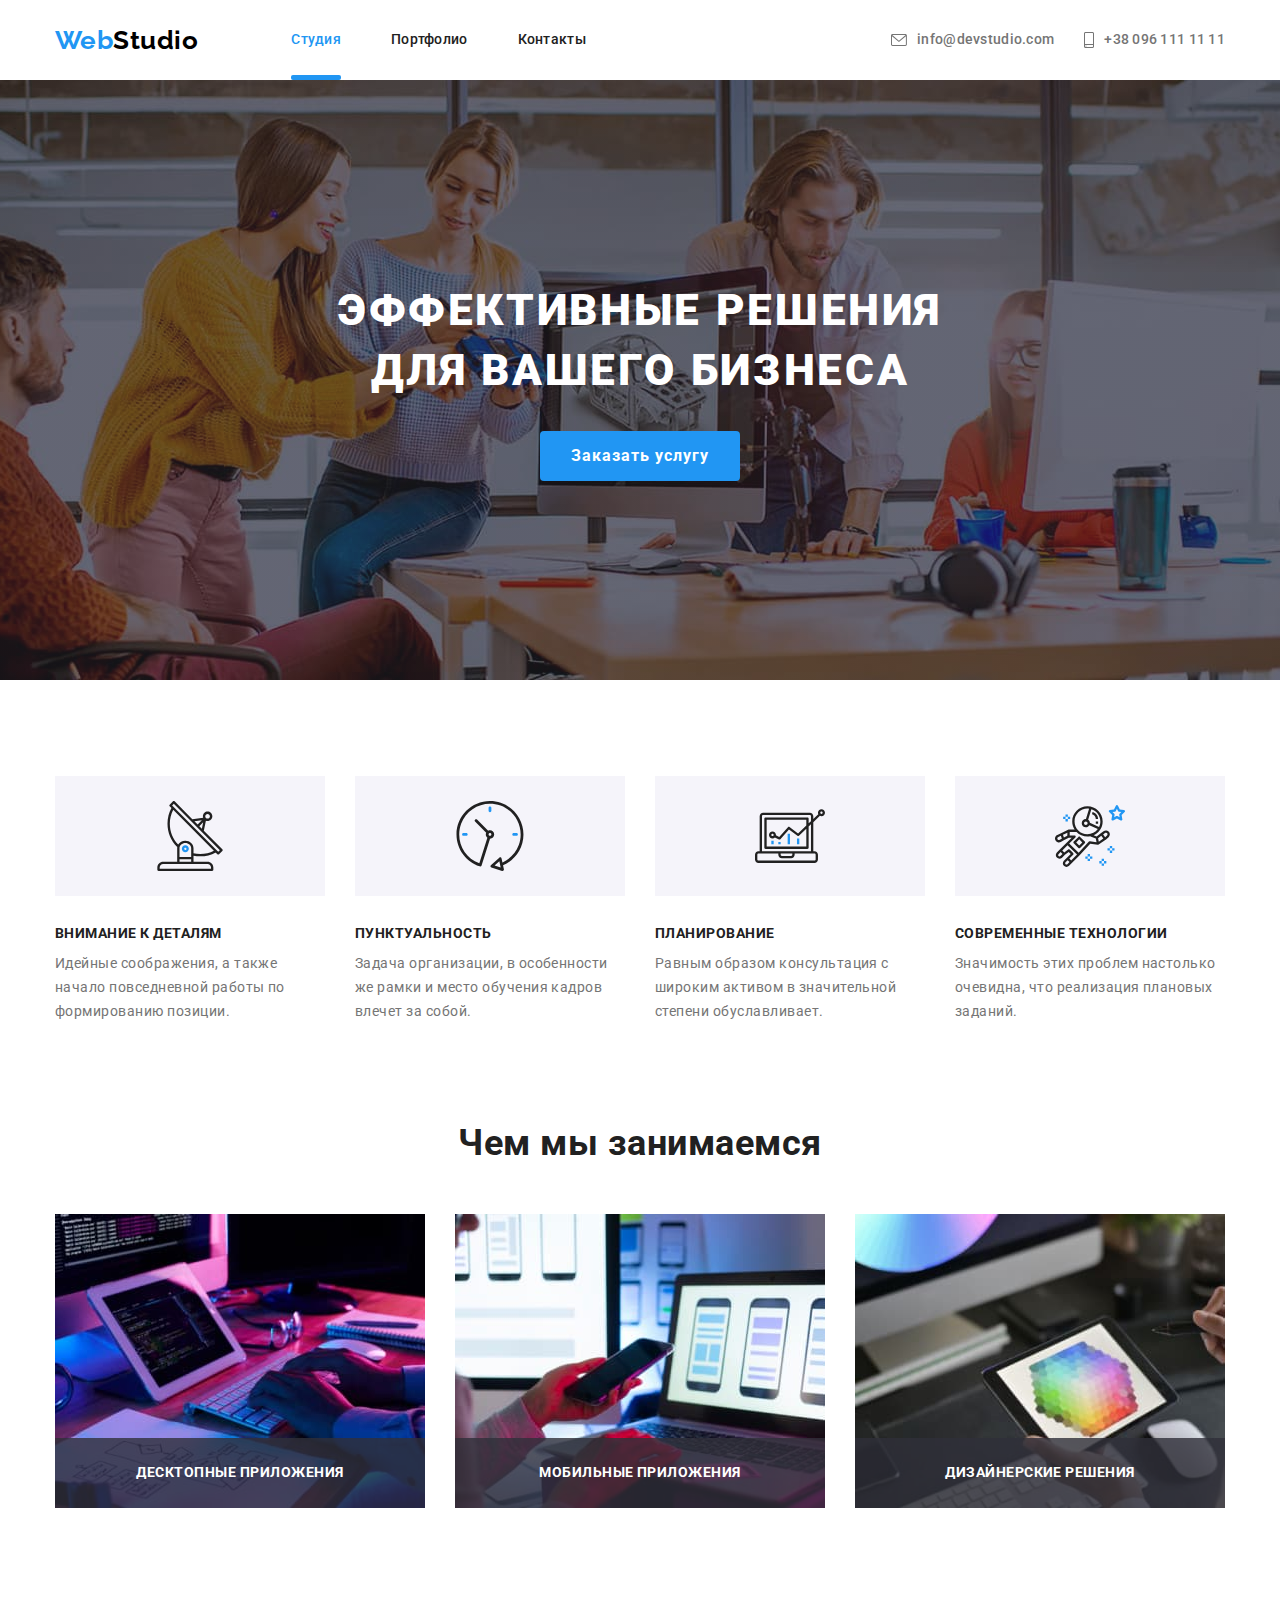
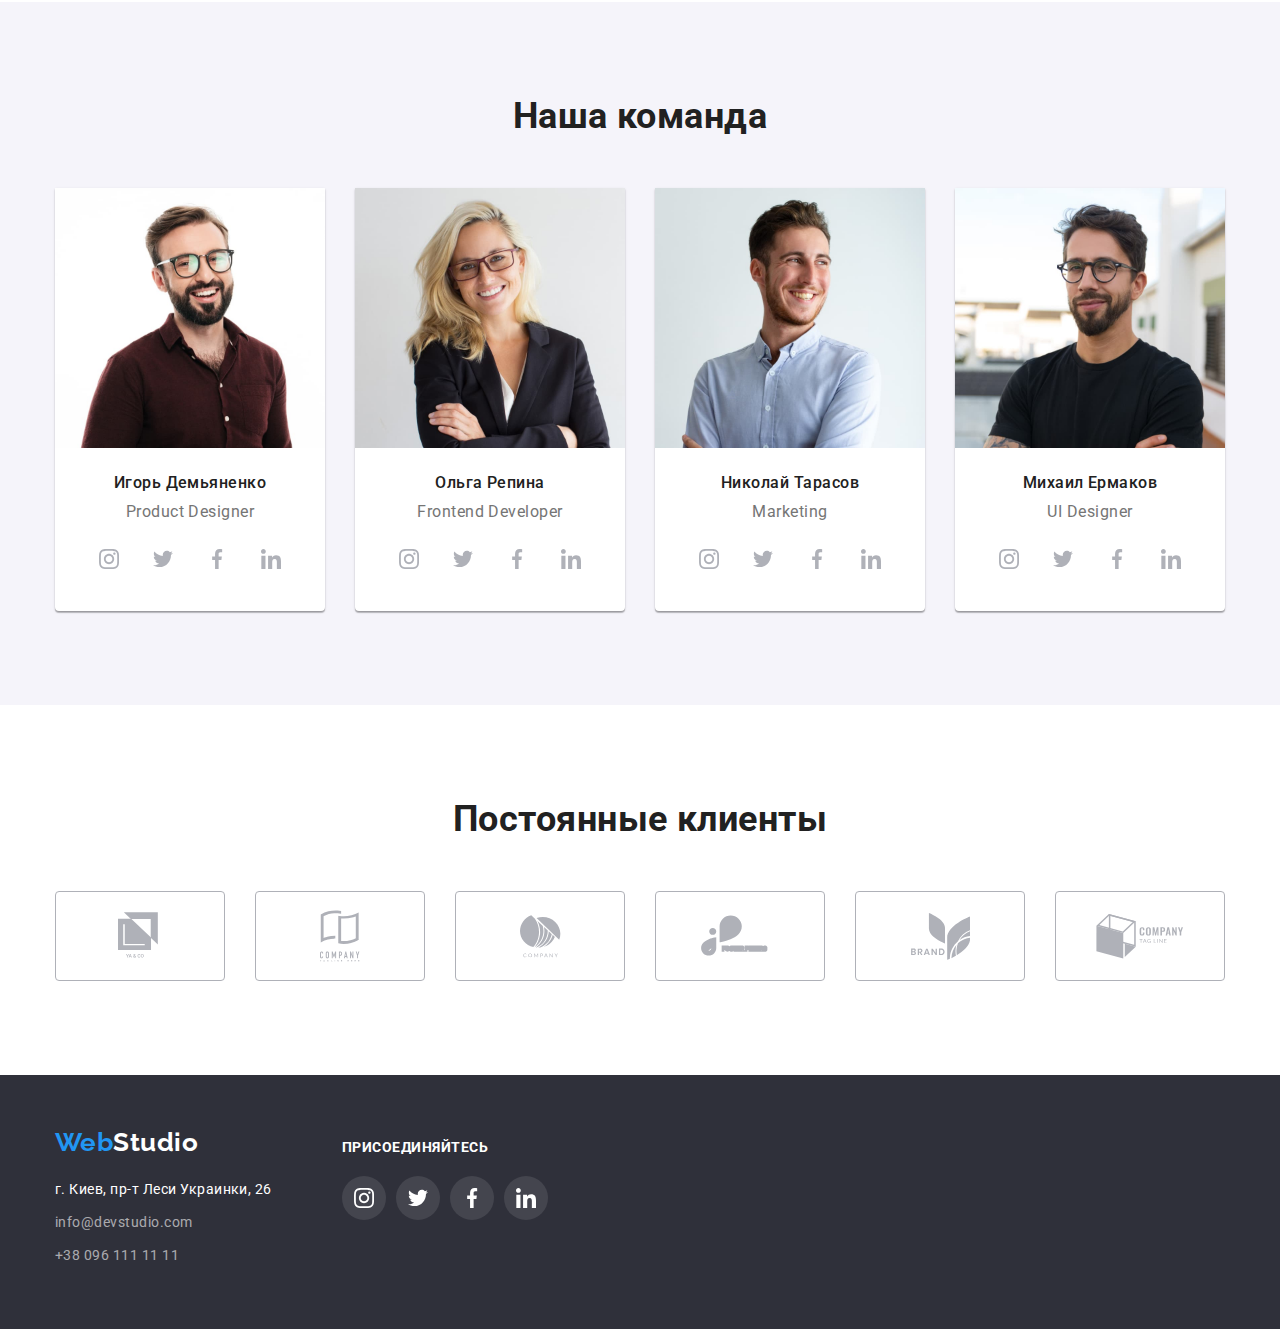
<file: index.html>
<!DOCTYPE html>
<html lang="ru">
    <head>
        <meta charset="UTF-8"/>
        <meta name="viewport" content="width=device-width, initial-scale=1.0" />
        <title>Студия</title>
        <link rel="preconnect" href="https://fonts.gstatic.com">
        <link href="https://fonts.googleapis.com/css2?family=Raleway:wght@700&family=Roboto:wght@400;500;700;900&display=swap"
            rel="stylesheet">
        <link rel="stylesheet" href="https://cdnjs.cloudflare.com/ajax/libs/modern-normalize/1.0.0/modern-normalize.min.css">
        <link rel="stylesheet" href="./css/styles.css">
    </head>
    <body>
        <!--Шапка сайта-->
<header class="page-header">
           <nav class="container main-nav">
            <a href="index.html" class="logo">
                <span class="logo-start">Web</span>Studio</a>
            <ul class="site-nav">
                <li class="site-nav-item"><a class="menu-item link current" href="index.html">Студия</a></li>
                <li class="site-nav-item"><a class="menu-item link" href="portfolio.html">Портфолио</a></li>
                <li class="site-nav-item"><a class="menu-item link" href="">Контакты</a></li>
            </ul>
        
            <ul class="contact-nav">
                <li class="contact-nav-item">
                    <a class="menu-item contacts" href="mailto:info@devstudio.com">
                        <svg class="icon-contact" width="16" height="12">
                            <use href="./images/symbol-defs.svg#icon-envelope">
                            </use>
                        </svg> 
                    info@devstudio.com</a></li>
                <li class="contact-nav-item">
                    <a class="menu-item contacts" href="tel:+380961111111">
                        <svg class="icon-contact" width="10" height="16">
                            <use href="./images/symbol-defs.svg#icon-smartphone">
                            </use>
                        </svg>
                    +38 096 111 11 11</a></li>
            </ul>
        </nav>  
</header>
<main>
        <!--Секция1 Герой-->
        <section class="hero overlay">
                <div class="hero-container">
                    <h1 class="hero-title">Эффективные решения для вашего бизнеса</h1>
                    <button data-modal-open class="button">Заказать услугу</button>
                </div>
        </section>
        <!--Секция2 Приемущества-->
        <section class="benefits">
            <div class="container">
                <h2 class="hidden" >Приемущества</h2>
                <ul class="benefits-list">
                    <li class="benefits-item">
                            <div class="benefits-phon">
                                <svg class="benefits-icon">
                                    <use href="./images/symbol-defs.svg#icon-antenna"></use>
                                </svg>
                            </div>
                                <h3 class="benefits-item-title">Внимание к деталям</h3>
                                <p class="benefits-text content-text">Идейные соображения, а также 
                                    начало повседневной работы по формированию позиции.</p>
                            
                    </li>
                    <li class="benefits-item">
                            <div class="benefits-phon">
                                <svg class="benefits-icon">
                                    <use href="./images/symbol-defs.svg#icon-clock"></use>
                                </svg>
                            </div>
                                <h3 class="benefits-item-title">Пунктуальность</h3>
                                <p class="benefits-text content-text">Задача организации, в особенности
                                же рамки и место обучения кадров влечет за собой.</p>
                    </li>
                    <li class="benefits-item">
                            <div class="benefits-phon">
                                <svg class="benefits-icon">
                                    <use href="./images/symbol-defs.svg#icon-diagram"></use>
                                </svg>
                            </div>
                                <h3 class="benefits-item-title">Планирование</h3>
                                <p class="benefits-text content-text">Равным образом консультация с 
                                    широким активом в значительной степени обуславливает.</p>
                    </li>
                    <li class="benefits-item">
                            <div class="benefits-phon">
                                <svg class="benefits-icon">
                                    <use href="./images/symbol-defs.svg#icon-astronaut"></use>
                                </svg>
                            </div>
                                <h3 class="benefits-item-title">Современные технологии</h3>
                                <p class="benefits-text content-text">Значимость этих проблем настолько
                                    очевидна, что реализация плановых заданий.</p>
                    </li>
                </ul>
            </div>
        </section>
        <!--Секция3 Чем мы занимаемся-->
        <section class="work">
            <div class="container">
                <h2 class="work-title section-title">Чем мы занимаемся</h2>
                <ul class="work-list">
                    <li class="work-item">
                        <img src="./images/img1.jpg"
                        alt="Человек набирает код на клавиатуре с планшета"
                        width="370"/>
                        <div class="work-description">
                            <h3 class="benefits-item-title work-description-text">Десктопные приложения</h3>
                        </div>
                    </li>
                    <li class="work-item"><img src="./images/img2.jpg"
                        alt="Человек работает за ноутбуком и смотрит в телефон"
                        width="370"/>
                        <div class="work-description">
                            <h3 class="benefits-item-title work-description-text">Мобильные приложения</h3>
                        </div>
                    </li>
                    <li class="work-item"><img src="./images/img3.jpg"
                        alt="Человек рассматривает в планшете цветовую палитру"
                        width="370"/>
                        <div class="work-description">
                            <h3 class="benefits-item-title work-description-text">Дизайнерские решения</h3>
                        </div>
                    </li>
                </ul>
            </div>
        </section>
        <!--Секция4 Наша команда-->
        <section class="teem">
            <div class="container">
                <h2 class="teem-title section-title">Наша команда</h2>
                <ul class="teem-list">
                    <li class="teem-item">  
                        <img src="./images/ph_IgorD.jpg" alt="Мужчина улыбается" width="270" />
                            <div class="teem-item-description">
                                <h3 class="teem-item-title title-text">Игорь Демьяненко</h3>
                                <p class="teem-item-title decription-text" lang="en">Product Designer</p>
                            </div>
                            <ul class="actions">
                                <li class="actions-item">
                                    <a class="action-link" href="">
                                        <svg class="icon-link">
                                            <use href="./images/symbol-defs.svg#icon-instagram"></use>
                                        </svg>
                                    </a>
                                </li>
                                <li class="actions-item">
                                    <a class="action-link" href="">
                                        <svg class="icon-link">
                                            <use href="./images/symbol-defs.svg#icon-twitter"></use>
                                        </svg>
                                    </a>
                                </li>
                                <li class="actions-item">
                                    <a class="action-link" href="">
                                        <svg class="icon-link">
                                            <use href="./images/symbol-defs.svg#icon-facebook"></use>
                                        </svg>
                                    </a>
                                </li>
                                <li class="actions-item">
                                    <a class="action-link" href="">
                                        <svg class="icon-link">
                                            <use href="./images/symbol-defs.svg#icon-linkedin"></use>
                                        </svg>
                                    </a>
                                </li>
                            </ul>
                    </li>
                    <li class="teem-item">
                        <img src="./images/ph_OlgaR.jpg" alt="Женщина улыбается" width="270" />
                            <div class="teem-item-description">
                                <h3 class="teem-item-title title-text">Ольга Репина</h3>
                                <p class="teem-item-title decription-text" lang="en">Frontend Developer</p>
                            </div>
                            <ul class="actions">
                                <li class="actions-item">
                                    <a class="action-link" href="">
                                        <svg class="icon-link">
                                            <use href="./images/symbol-defs.svg#icon-instagram"></use>
                                        </svg>
                                    </a>
                                </li>
                                <li class="actions-item">
                                    <a class="action-link" href="">
                                        <svg class="icon-link">
                                            <use href="./images/symbol-defs.svg#icon-twitter"></use>
                                        </svg>
                                    </a>
                                </li>
                                <li class="actions-item">
                                    <a class="action-link" href="">
                                        <svg class="icon-link">
                                            <use href="./images/symbol-defs.svg#icon-facebook"></use>
                                        </svg>
                                    </a>
                                </li>
                                <li class="actions-item">
                                    <a class="action-link" href="">
                                        <svg class="icon-link">
                                            <use href="./images/symbol-defs.svg#icon-linkedin"></use>
                                        </svg>
                                    </a>
                                </li>
                            </ul>
                    </li>
                    <li class="teem-item">
                        <img src="./images/ph_NikolayT.jpg" alt="Мужчина улыбается" width="270" />
                            <div class="teem-item-description">
                                <h3 class="teem-item-title title-text">Николай Тарасов</h3>
                                <p class="teem-item-title decription-text" lang="en">Marketing</p>
                            </div>
                            <ul class="actions">
                                <li class="actions-item">
                                    <a class="action-link" href="">
                                        <svg class="icon-link">
                                            <use href="./images/symbol-defs.svg#icon-instagram"></use>
                                        </svg>
                                    </a>
                                </li>
                                <li class="actions-item">
                                    <a class="action-link" href="">
                                        <svg class="icon-link">
                                            <use href="./images/symbol-defs.svg#icon-twitter"></use>
                                        </svg>
                                    </a>
                                </li>
                                <li class="actions-item">
                                    <a class="action-link" href="">
                                        <svg class="icon-link">
                                            <use href="./images/symbol-defs.svg#icon-facebook"></use>
                                        </svg>
                                    </a>
                                </li>
                                <li class="actions-item">
                                    <a class="action-link" href="">
                                        <svg class="icon-link">
                                            <use href="./images/symbol-defs.svg#icon-linkedin"></use>
                                        </svg>
                                    </a>
                                </li>
                            </ul>
                    </li>
                    <li class="teem-item">
                        <img src="./images/ph_MuhailE.jpg" alt="Мужчина улыбается" width="270" />
                            <div class="teem-item-description">
                                <h3 class="teem-item-title title-text">Михаил Ермаков</h3>
                                <p class="teem-item-title decription-text" lang="en">UI Designer</p>
                            </div>
                            <ul class="actions">
                                <li class="actions-item">
                                    <a class="action-link" href="">
                                        <svg class="icon-link">
                                            <use href="./images/symbol-defs.svg#icon-instagram"></use>
                                        </svg>
                                    </a>
                                </li>
                                <li class="actions-item">
                                    <a class="action-link" href="">
                                        <svg class="icon-link">
                                            <use href="./images/symbol-defs.svg#icon-twitter"></use>
                                        </svg>
                                    </a>
                                </li>
                                <li class="actions-item">
                                    <a class="action-link" href="">
                                        <svg class="icon-link">
                                            <use href="./images/symbol-defs.svg#icon-facebook"></use>
                                        </svg>
                                    </a>
                                </li>
                                <li class="actions-item">
                                    <a class="action-link" href="">
                                        <svg class="icon-link">
                                            <use href="./images/symbol-defs.svg#icon-linkedin"></use>
                                        </svg>
                                    </a>
                                </li>
                            </ul>
                    </li>
                </ul>
            </div>
        </section>

        <!--Секция 5   Клиенты-->
        <section class="clients">
            <div class="container">
                <h2 class="work-title section-title">Постоянные клиенты</h2>
                <ul class="client-list">
                    <li class="client-item">
                        <a class="client-link" href="">
                            <svg class="client-icon" width="44" height="49">
                                <use href="./images/symbol-defs.svg#icon-logo-1"></use>
                            </svg>
                        </a>
                    </li>
                    <li class="client-item">
                        <a class="client-link" href="">
                            <svg class="client-icon" width="40" height="52">
                                <use href="./images/symbol-defs.svg#icon-logo-2"></use>
                            </svg>
                        </a>
                    </li>
                    <li class="client-item">
                        <a class="client-link" href="" >
                            <svg class="client-icon" width="41" height="43">
                                <use href="./images/symbol-defs.svg#icon-logo-3"></use>
                            </svg>
                        </a>
                    </li>
                    <li class="client-item">
                        <a class="client-link" href="" >
                            <svg class="client-icon" width="80" height="42">
                                <use href="./images/symbol-defs.svg#icon-logo-4"></use>
                            </svg>
                        </a>
                    </li>
                    <li class="client-item">
                        <a class="client-link" href="" >
                            <svg class="client-icon" width="59" height="47">
                                <use href="./images/symbol-defs.svg#icon-logo-5"></use>
                            </svg>
                        </a>
                    </li>
                    <li class="client-item">
                        <a class="client-link" href="">
                            <svg class="client-icon" width="88" height="45">
                                <use href="./images/symbol-defs.svg#icon-logo-6"></use>
                            </svg>
                        </a>
                    </li>
                </ul>
            </div>
        
        </section>
</main>
      
        <footer>
            <div class="container">
                <ul class="footer-list">
                    <li class="footer-item">
                            <a href="index.html" class="logo footer-logo">
                                <span class="logo-start">Web</span>Studio</a>
                            <address><span class="footer-address content-text">
                                г. Киев, пр-т Леси Украинки, 26</span>
                                <a class="footer-contacts content-text" href="mailto:info@devstudio.com">info@devstudio.com</a>
                                <a class="footer-contacts content-text" href="tel:+380961111111">+38 096 111 11 11</a>
                            </address>
                    </li>
                    <li class="footer-item">
                            <p class="benefits-item-title footer-text">присоединяйтесь</p>
                            <ul class="footer-actions actions">
                                <li class="footer-actions-item actions-item">
                                    <a class=" footer-link action-link" href="">
                                        <svg class="icon-link">
                                            <use href="./images/symbol-defs.svg#icon-instagram"></use>
                                        </svg>
                                    </a>
                                </li>
                                <li class="footer-actions-item actions-item">
                                    <a class="footer-link action-link" href="">
                                        <svg class="icon-link">
                                            <use href="./images/symbol-defs.svg#icon-twitter"></use>
                                        </svg>
                                    </a>
                                </li>
                                <li class="footer-actions-item actions-item">
                                    <a class="footer-link action-link" href="">
                                        <svg class="icon-link">
                                            <use href="./images/symbol-defs.svg#icon-facebook"></use>
                                        </svg>
                                    </a>
                                </li>
                                <li class="footer-actions-item actions-item">
                                    <a class="footer-link action-link" href="">
                                        <svg class="icon-link">
                                            <use href="./images/symbol-defs.svg#icon-linkedin"></use>
                                        </svg>
                                    </a>
                                </li>
                            </ul>

                    </li>
                </ul>
            </div>
        </footer>

        <!--Модальное окно-->

        <div data-modal class="backdrop is-hidden">
            <div class="modal">
                <button data-modal-close class="close">
                    <svg class="icon-close">
                        <use href="./images/symbol-defs.svg#icon-modal-close"></use>
                    </svg>
                </button>

            </div>
        </div>

        <script src="./js/modal.js"></script>
    </body>
</html>
</file>
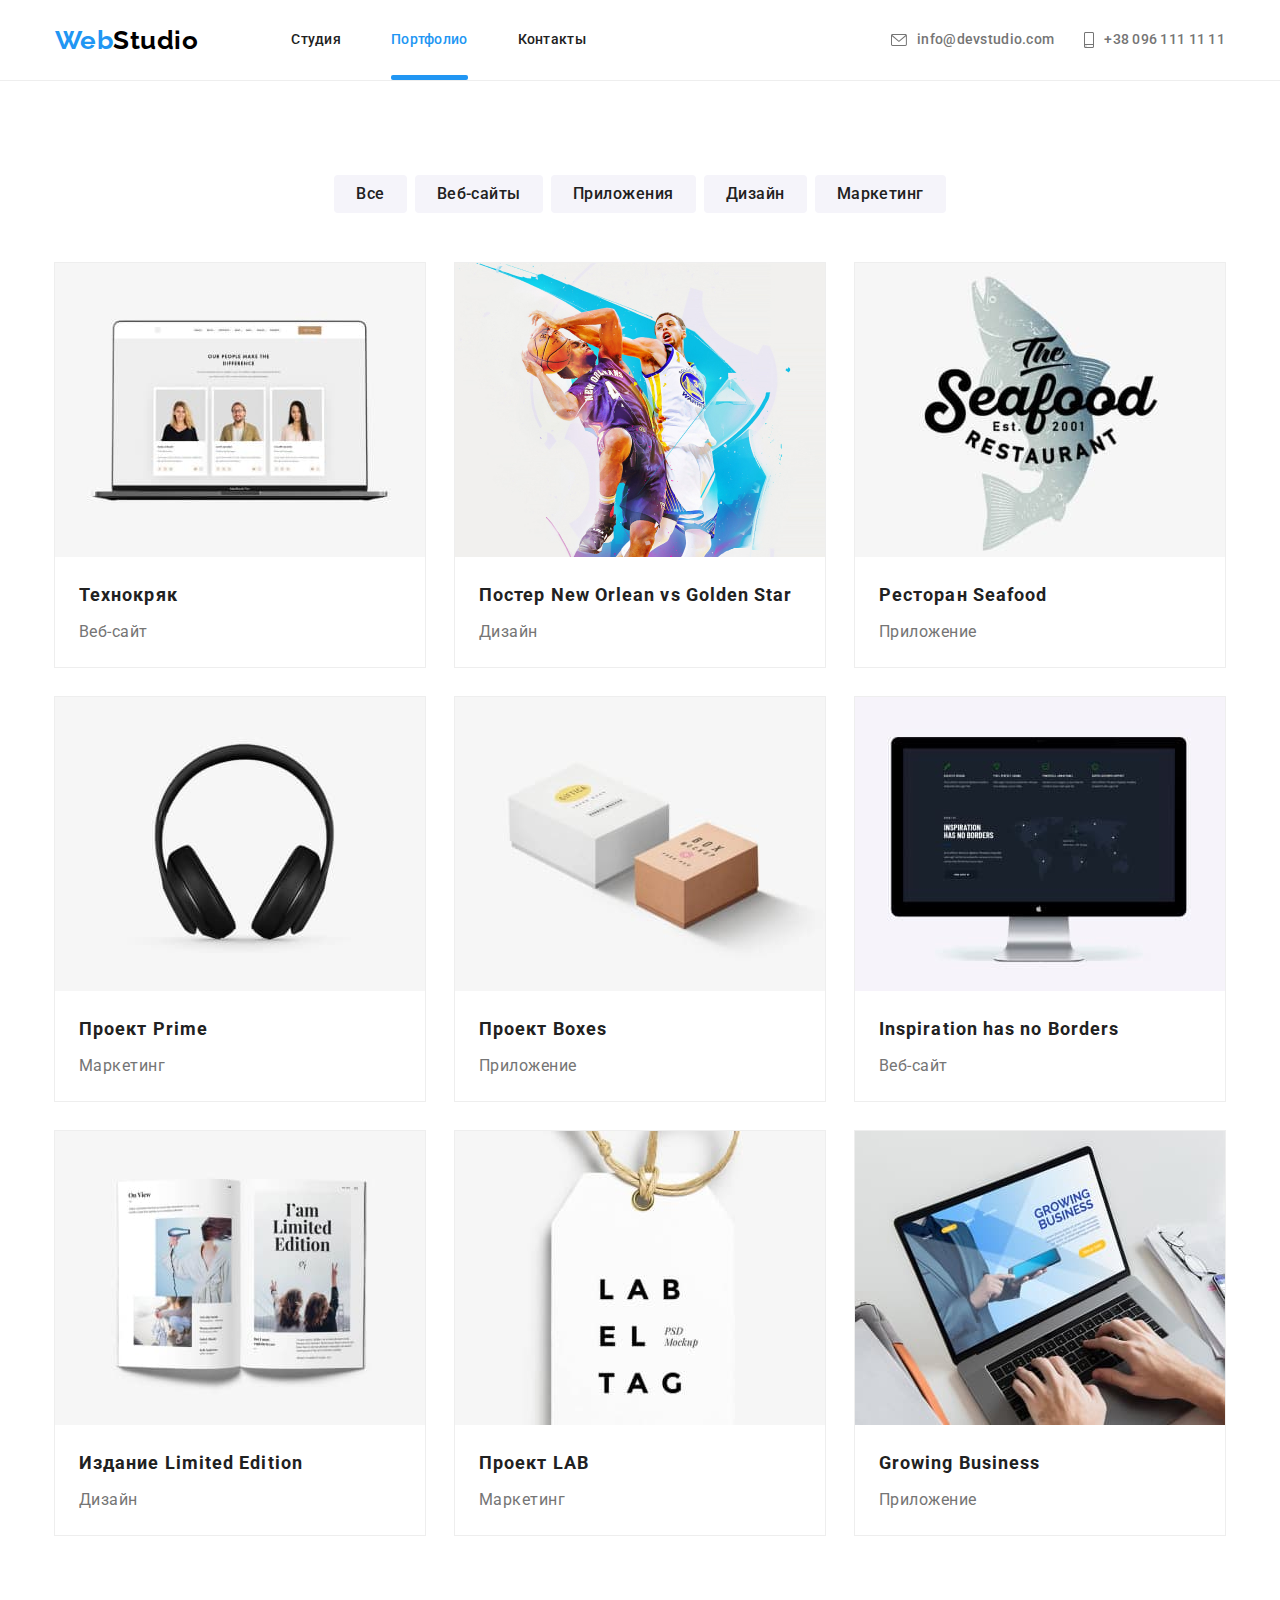
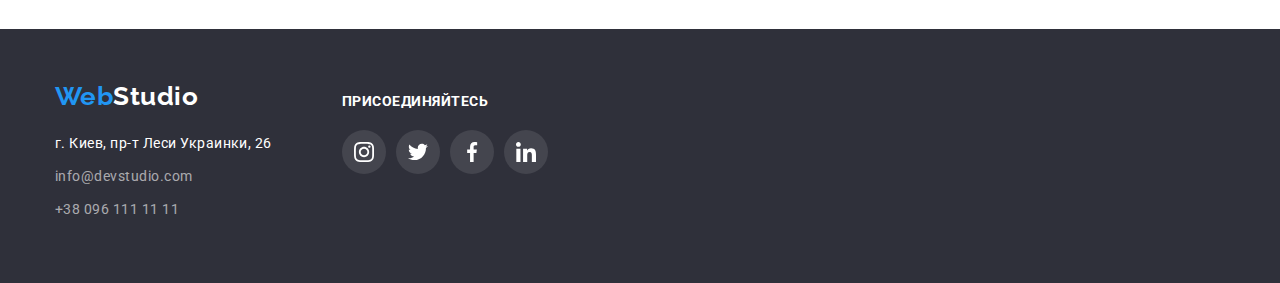
<file: portfolio.html>
<!DOCTYPE html>
<html lang="ru">
    <head>
        <meta charset="UTF-8" />
        <meta name="viewport" content="width=device-width, initial-scale=1.0" />
        <title>Портфолио</title>
        <link rel="preconnect" href="https://fonts.gstatic.com">
        <link href="https://fonts.googleapis.com/css2?family=Raleway:wght@700&family=Roboto:wght@400;500;700;900&display=swap"
              rel="stylesheet">
        <link rel="stylesheet" href="https://cdnjs.cloudflare.com/ajax/libs/modern-normalize/1.0.0/modern-normalize.min.css">
        <link rel="stylesheet" href="./css/styles.css">

    </head>
    <body>
        <!--Шапка сайта-->
<header class="page-header portfolio-header">
    <nav class="container main-nav">
        <a href="index.html" class="logo">
            <span class="logo-start">Web</span>Studio</a>
        <ul class="site-nav">
            <li class="site-nav-item"><a class="menu-item link" href="index.html">Студия</a></li>
            <li class="site-nav-item"><a class="menu-item link current" href="portfolio.html">Портфолио</a></li>
            <li class="site-nav-item"><a class="menu-item link" href="">Контакты</a></li>
        </ul>

        <ul class="contact-nav">
            <li class="contact-nav-item">
                <a class="menu-item contacts" href="mailto:info@devstudio.com">
                    <svg class="icon-contact" width="16" height="12">
                        <use href="./images/symbol-defs.svg#icon-envelope">
                        </use>
                    </svg>
                    info@devstudio.com</a>
            </li>
            <li class="contact-nav-item">
                <a class="menu-item contacts" href="tel:+380961111111">
                    <svg class="icon-contact" width="10" height="16">
                        <use href="./images/symbol-defs.svg#icon-smartphone">
                        </use>
                    </svg>
                    +38 096 111 11 11</a>
            </li>
        </ul>
    </nav>
</header>
<main>
        <!--Секция Портфолио работ-->
        <section class="portfolio">  
            <div class="container">
                <h1 class="hidden">Портфолио работ</h1>            
                <ul class="filter-list">
                    <li class="filter-item"><button class="filter-button" type="button">Все</button></li>
                    <li class="filter-item"><button class="filter-button" type="button">Веб-сайты</button></li>
                    <li class="filter-item"><button class="filter-button" type="button">Приложения</button></li>
                    <li class="filter-item"><button class="filter-button" type="button">Дизайн</button></li>
                    <li class="filter-item"><button class="filter-button" type="button">Маркетинг</button></li>
                </ul>
                    
                <h2 class="hidden">Фото работ</h2>
                <ul class="portfolio-list">
                    <li class="portfolio-item">
                        <a class="portfolio-link" href="">
                            <div class="portfolio-photo">
                                <img src="./images/tekhnokryak.jpg" alt="На ноутбуке открыт сайт с 
                                тремя фотографиями людей" width="370">
                                    <div class="portfolio-overlay">
                                        <p class="portfolio-overlay-text">
                                            Технокряк это современная площадка распространения коронавируса.
                                            Компании используют эту платформу для цифрового
                                            шпионажа и атак на защищённые сервера конкурентов.
                                        </p>
                                    </div>
                            </div>
                            <div class="portfolio-photo-description">
                                <h3 class="portfolio-item-title">Технокряк</h3>
                                <p class="portfolio-item-text">Веб-сайт</p>
                            </div>
                        </a>
                    </li>
                    <li class="portfolio-item">
                        <a class="portfolio-link" href="">
                            <div class="portfolio-photo">
                                <img src="./images/NewOrlean.jpg" alt="Двое мужчин играют в 
                                баскетбол" width="370">
                                    <div class="portfolio-overlay">
                                        <p class="portfolio-overlay-text">
                                            Технокряк это современная площадка распространения коронавируса.
                                            Компании используют эту платформу для цифрового
                                            шпионажа и атак на защищённые сервера конкурентов.
                                        </p>
                                    </div>
                            </div>
                            <div class="portfolio-photo-description">
                                <h3 class="portfolio-item-title">Постер New Orlean vs Golden Star</h3>
                                <p class="portfolio-item-text">Дизайн</p>
                            </div>
                        </a>
                    </li>
                    <li class="portfolio-item">
                        <a class="portfolio-link" href="">
                            <div class="portfolio-photo">
                                <img src="./images/seafood.jpg" alt="Логотип ресторана на 
                                фоне рыбы" width="370">
                                    <div class="portfolio-overlay">
                                        <p class="portfolio-overlay-text">
                                            Технокряк это современная площадка распространения коронавируса.
                                            Компании используют эту платформу для цифрового
                                            шпионажа и атак на защищённые сервера конкурентов.
                                        </p>
                                    </div>
                            </div>
                            <div class="portfolio-photo-description">
                                <h3 class="portfolio-item-title">Ресторан Seafood</h3>
                                <p class="portfolio-item-text">Приложение</p>
                            </div>
                        </a>
                    </li>
                    <li class="portfolio-item">
                        <a class="portfolio-link" href="">
                            <div class="portfolio-photo">
                                <img src="./images/prime.jpg" alt="Накладные беспроводные наушники" 
                                width="370">
                                    <div class="portfolio-overlay">
                                        <p class="portfolio-overlay-text">
                                            Технокряк это современная площадка распространения коронавируса.
                                            Компании используют эту платформу для цифрового
                                            шпионажа и атак на защищённые сервера конкурентов.
                                        </p>
                                    </div>
                            </div>
                            <div class="portfolio-photo-description">
                                <h3 class="portfolio-item-title">Проект Prime</h3>
                                <p class="portfolio-item-text">Маркетинг</p>
                            </div>
                        </a>
                    </li>
                    <li class="portfolio-item">
                        <a class="portfolio-link" href="">
                            <div class="portfolio-photo">
                                <img src="./images/boxes.jpg" alt="Две коробки, белая и меньшего 
                                размера бежевая" width="370">
                                    <div class="portfolio-overlay">
                                        <p class="portfolio-overlay-text">
                                            Технокряк это современная площадка распространения коронавируса.
                                            Компании используют эту платформу для цифрового
                                            шпионажа и атак на защищённые сервера конкурентов.
                                        </p>
                                    </div>
                            </div>
                            <div class="portfolio-photo-description">
                                <h3 class="portfolio-item-title">Проект Boxes</h3>
                                <p class="portfolio-item-text">Приложение</p>
                            </div>
                        </a>
                    </li>
                    <li class="portfolio-item">
                        <a class="portfolio-link" href="">
                            <div class="portfolio-photo">
                                <img src="./images/inspiration.jpg" alt="На мониторе apple в темном
                                стиле карта мира и навигация" width="370">
                                    <div class="portfolio-overlay">
                                        <p class="portfolio-overlay-text">
                                            Технокряк это современная площадка распространения коронавируса.
                                            Компании используют эту платформу для цифрового
                                            шпионажа и атак на защищённые сервера конкурентов.
                                        </p>
                                    </div>
                            </div>
                            <div class="portfolio-photo-description">
                                <h3 class="portfolio-item-title">Inspiration has no Borders</h3>
                                <p class="portfolio-item-text">Веб-сайт</p>
                            </div>
                        </a>
                    </li>
                    <li class="portfolio-item">
                        <a class="portfolio-link" href="">
                            <div class="portfolio-photo">
                                <img src="./images/limitedEd.jpg" alt="Разворот журнала с 
                                фотографиями" width="370">
                                    <div class="portfolio-overlay">
                                        <p class="portfolio-overlay-text">
                                            Технокряк это современная площадка распространения коронавируса.
                                            Компании используют эту платформу для цифрового
                                            шпионажа и атак на защищённые сервера конкурентов.
                                        </p>
                                    </div>
                            </div>
                            <div class="portfolio-photo-description">
                                <h3 class="portfolio-item-title">Издание Limited Edition</h3>
                                <p class="portfolio-item-text">Дизайн</p>
                            </div>
                        </a>
                    </li>
                    <li class="portfolio-item">
                        <a class="portfolio-link" href="">
                            <div class="portfolio-photo">
                                <img src="./images/lab.jpg" alt="Белая бирка с надписью"
                                width="370">
                                    <div class="portfolio-overlay">
                                        <p class="portfolio-overlay-text">
                                            Технокряк это современная площадка распространения коронавируса.
                                            Компании используют эту платформу для цифрового
                                            шпионажа и атак на защищённые сервера конкурентов.
                                        </p>
                                    </div>
                            </div>
                            <div class="portfolio-photo-description">
                                <h3 class="portfolio-item-title">Проект LAB</h3>
                                <p class="portfolio-item-text">Маркетинг</p>
                            </div>
                        </a>
                    </li>
                    <li class="portfolio-item">
                        <a class="portfolio-link" href="">
                            <div class="portfolio-photo">
                                <img src="./images/growingB.jpg" alt="Человек открыл сайт 
                                на ноутбуке" width="370">
                                    <div class="portfolio-overlay">
                                        <p class="portfolio-overlay-text">
                                            Технокряк это современная площадка распространения коронавируса.
                                            Компании используют эту платформу для цифрового
                                            шпионажа и атак на защищённые сервера конкурентов.
                                        </p>
                                    </div>
                            </div>
                            <div class="portfolio-photo-description">
                                <h3 class="portfolio-item-title">Growing Business</h3>
                                <p class="portfolio-item-text">Приложение</p>
                            </div>
                        </a>
                    </li>
                </ul>
            </div>
        </section>

</main>
    <footer>
        <div class="container">
            <ul class="footer-list">
                <li class="footer-item">
                    <a href="index.html" class="logo footer-logo">
                        <span class="logo-start">Web</span>Studio</a>
                    <address><span class="footer-address content-text">
                            г. Киев, пр-т Леси Украинки, 26</span>
                        <a class="footer-contacts content-text" href="mailto:info@devstudio.com">info@devstudio.com</a>
                        <a class="footer-contacts content-text" href="tel:+380961111111">+38 096 111 11 11</a>
                    </address>
                </li>
                <li class="footer-item">
                    <p class="benefits-item-title footer-text">присоединяйтесь</p>
                    <ul class="footer-actions actions">
                        <li class="footer-actions-item actions-item">
                            <a class=" footer-link action-link" href="">
                                <svg class="icon-link">
                                    <use href="./images/symbol-defs.svg#icon-instagram"></use>
                                </svg>
                            </a>
                        </li>
                        <li class="footer-actions-item actions-item">
                            <a class="footer-link action-link" href="">
                                <svg class="icon-link">
                                    <use href="./images/symbol-defs.svg#icon-twitter"></use>
                                </svg>
                            </a>
                        </li>
                        <li class="footer-actions-item actions-item">
                            <a class="footer-link action-link" href="">
                                <svg class="icon-link">
                                    <use href="./images/symbol-defs.svg#icon-facebook"></use>
                                </svg>
                            </a>
                        </li>
                        <li class="footer-actions-item actions-item">
                            <a class="footer-link action-link" href="">
                                <svg class="icon-link">
                                    <use href="./images/symbol-defs.svg#icon-linkedin"></use>
                                </svg>
                            </a>
                        </li>
                    </ul>
    
                </li>
            </ul>
        </div>
    </footer>

    </body>
</html>
</file>
<file: css/styles.css>
:root {
  --primary-text-color: #757575;
  --title-text-color: #212121;
  --accent-color: #2196f3;

  --primary-white-color: #ffffff;
  --light-background-color: #f5f4fa;
  --hero-background-color: #c4c4c4;
  --dark-background-color: #2f303a;

  --icons-color: #afb1b8;

  --portfolio-list-gap: 30px;
}

body {
  background-color: var(--primary-white-color);
  color: var(--primary-text-color);
  font-family: 'Roboto', sans-serif;
  font-style: normal;
  letter-spacing: 0.03em;
}

ul {
  list-style: none;

  margin-top: 0;
  margin-bottom: 0;
  padding-left: 0;
}
a {
  text-decoration: none;
}
h1,
h2,
h3,
p {
  margin-top: 0;
  margin-bottom: 0;
}

img {
  display: block;
  min-width: 100%;
  height: auto;
}

.container {
  margin-left: auto;
  margin-right: auto;
  padding: 0 15px;
  width: 1200px;
}

/* навигация по сайту*/

.main-nav {
  display: flex;
  align-items: center;
}

.logo {
  font-family: 'Raleway', sans-serif;
  font-style: normal;
  font-weight: 700;
  font-size: 26px;
  line-height: 1.19;
  color: #000000;
}
.logo-start {
  color: var(--accent-color);
}
.menu-item {
  font-weight: 500;
  font-size: 14px;
  line-height: 1.14;
  letter-spacing: 0.02em;
}

.site-nav,
.contact-nav {
  display: flex;
}
.site-nav {
  margin-left: 93px;
}
.contact-nav {
  margin-left: auto;
}

.site-nav .site-nav-item:not(:last-child) {
  margin-right: 50px;
}
.contact-nav .contact-nav-item:not(:last-child) {
  margin-right: 30px;
}

.site-nav .link {
  display: block;
  padding-top: 32px;
  padding-bottom: 32px;
  position: relative;

  color: var(--title-text-color);

  transition-property: color;
  transition-duration: 250ms;
  transition-timing-function: cubic-bezier(0.4, 0, 0.2, 1);
}

.site-nav .link::after {
  content: '';
  position: absolute;
  bottom: 0;
  left: 0;
  display: block;
  width: 100%;
  height: 5px;
  border-radius: 2px;
  background-color: var(--accent-color);
  opacity: 0;

  transition-property: opacity;
  transition-duration: 250ms;
  transition-timing-function: cubic-bezier(0.4, 0, 0.2, 1);
}

.site-nav .current::after,
.site-nav .link:hover::after {
  opacity: 1;
}

.site-nav .link:hover,
.site-nav .link:focus {
  color: var(--accent-color);
}
.site-nav .link.current {
  color: var(--accent-color);
}
.contacts {
  display: flex;
  align-items: center;
  padding-top: 20px;
  padding-bottom: 20px;

  color: var(--primary-text-color);

  transition-property: color;
  transition-duration: 250ms;
  transition-timing-function: cubic-bezier(0.4, 0, 0.2, 1);
}
.contacts:hover,
.contacts:focus {
  color: var(--accent-color);
}

.icon-contact {
  fill: currentColor;
  margin-right: 10px;
}

/* Секция1 Герой*/
.hero {
  padding-top: 201px;
  padding-bottom: 201px;
  background-color: var(--hero-background-color);
}

.overlay {
  max-width: 1600px;
  height: 600px;
  margin-left: auto;
  margin-right: auto;

  background-image: linear-gradient(
      to right,
      rgba(47, 48, 58, 0.4),
      rgba(47, 48, 58, 0.4)
    ),
    url(../images/Img_hero.jpg);
  background-position: center;
  background-repeat: no-repeat;
  background-size: cover;
}

.hero-title {
  font-weight: 900;
  font-size: 44px;
  line-height: 1.36;
  text-align: center;
  letter-spacing: 0.06em;
  text-transform: uppercase;

  margin-bottom: 30px;
  color: var(--primary-white-color);
}
.hero-container {
  width: 696px;
  margin-left: auto;
  margin-right: auto;
}

.button {
  display: flex;
  margin-left: auto;
  margin-right: auto;

  width: 200px;
  height: 50px;
  align-items: center;
  justify-content: center;
  font-family: 'Roboto', sans-serif;
  font-weight: 700;
  font-size: 16px;
  line-height: 1.88;
  text-align: center;
  letter-spacing: 0.06em;

  cursor: pointer;
  border: none;
  outline: transparent;
  border-radius: 4px;
  background-color: var(--accent-color);
  color: var(--primary-white-color);
}

/* секция приемущества*/

.benefits {
  padding-top: 94px;
  padding-bottom: 47px;
}
.benefits-list {
  display: flex;
  flex-wrap: wrap;
  padding-top: 2px;
  padding-bottom: 5px;
}

.hidden {
  position: absolute;
  clip: rect(0 0 0 0);
  width: 1px;
  height: 1px;
  margin: -1px;
}

.benefits-item-title {
  font-weight: 700;
  font-size: 14px;
  line-height: 1.14;
  text-transform: uppercase;

  margin-top: 30px;
  margin-bottom: 10px;
  color: var(--title-text-color);
}

.benefits-list .benefits-item:not(:last-child) {
  margin-right: 30px;
}

.benefits-item {
  width: 270px;
}

.content-text {
  font-weight: 400;
  font-size: 14px;
  line-height: 1.71;
}

.benefits-phon {
  display: flex;
  align-items: center;
  justify-content: center;
  height: 120px;

  background-color: var(--light-background-color);
}

.benefits-icon {
  width: 70px;
  height: 70px;
}
/*               картинки с использованием before  
                            .benefits-item::before {
                              content: '';
                              display: block;
                              height: 120px;

                              background-position: center;
                              background-repeat: no-repeat;
                              background-color: var(--light-background-color);
                            }

                            .icon-antenna::before {
                              background-image: url(../images/antenna.png);
                            }
                            .icon-clock::before {
                              background-image: url(../images/clock.png);
                            }
                            .icon-diagram::before {
                              background-image: url(../images/diagram.png);
                            }
                            .icon-astronaut::before {
                              background-image: url(../images/astronaut.png);
                            }  */

/* Чем мы занимаемся*/

.work {
  padding-top: 47px;
  padding-bottom: 94px;
}
.work-title {
  margin-bottom: 50px;
}

.section-title {
  font-weight: 700;
  font-size: 36px;
  line-height: 1.16;
  text-align: center;
  color: var(--title-text-color);
}

.work-list {
  display: flex;
}
.work-item {
  width: 370px;
  position: relative;
}
.work-list .work-item:not(:last-child) {
  margin-right: 30px;
}

.work-description {
  padding: 27px 10px;
  width: 100%;
  height: 70px;
  position: absolute;
  bottom: 0;
  background: rgba(47, 48, 58, 0.8);
}
.work-description-text {
  margin: 0;
  text-align: center;
  color: var(--primary-white-color);
}

/* Наша команда */
.teem {
  padding-top: 94px;
  padding-bottom: 94px;
  background-color: var(--light-background-color);
}
.teem-title {
  padding-bottom: 50px;
}
.teem-list {
  display: flex;
}

.teem-item-description {
  padding-top: 25px;
  padding-bottom: 16px;
  padding-right: 10px;
  padding-left: 10px;
}

.teem-item {
  background: #ffffff;

  box-shadow: 0px 1px 3px rgba(0, 0, 0, 0.12), 0px 1px 1px rgba(0, 0, 0, 0.14),
    0px 2px 1px rgba(0, 0, 0, 0.2);
  border-radius: 0px 0px 4px 4px;
}

.teem-list .teem-item:not(:last-child) {
  margin-right: 30px;
}

.teem-item-title {
  font-size: 16px;
  line-height: 1.19;
}

.title-text {
  text-align: center;

  font-weight: 500;
  color: var(--title-text-color);
  margin-bottom: 10px;
}

.decription-text {
  text-align: center;
  font-weight: 400;
}

.actions {
  display: flex;
  padding-left: 32px;
  padding-right: 32px;
  padding-bottom: 30px;
  justify-content: space-between;
}

.actions-item {
  display: flex;
  align-items: center;
  justify-content: center;
}
.action-link {
  display: inline-flex;
  padding: 12px;
  border-radius: 50%;
  color: var(--icons-color);

  transition-property: color, background-color;
  transition-duration: 250ms;
  transition-timing-function: cubic-bezier(0.4, 0, 0.2, 1);
}

.action-link:hover,
.action-link:focus {
  color: var(--primary-white-color);
  background-color: var(--accent-color);
}

.icon-link:hover,
.icon-link:focus {
  fill: currentColor;
}

.icon-link {
  width: 20px;
  height: 20px;
  fill: currentColor;
}

/*Секция 5   Клиенты*/

.clients {
  padding-top: 94px;
  padding-bottom: 94px;
}
.client-link {
  display: flex;
  justify-content: center;
  align-items: center;
  width: 170px;
  height: 90px;

  border: 1px solid var(--icons-color);
  border-radius: 4px;
  color: var(--icons-color);

  transition-property: color, border;
  transition-duration: 250ms;
  transition-timing-function: cubic-bezier(0.4, 0, 0.2, 1);
}
.client-list {
  display: flex;
}

.client-list .client-item:not(:last-child) {
  margin-right: 30px;
}

.client-icon {
  fill: currentColor;
}

.client-link:hover,
.client-link:focus {
  border-color: var(--accent-color);
  color: var(--accent-color);
}
.client-item:hover {
  color: var(--accent-color);
}

/* Footer*/
footer {
  padding-top: 52px;
  padding-bottom: 52px;
  background-color: var(--dark-background-color);
}
.footer-logo {
  display: block;
  margin-bottom: 20px;
  color: var(--primary-white-color);
}
.footer-address {
  color: var(--primary-white-color);
}
address {
  font-style: normal;
}

.footer-contacts {
  display: block;
  margin-top: 9px;
  margin-bottom: 9px;
  color: rgba(255, 255, 255, 0.6);
}

.footer-list {
  display: flex;
}
.footer-list .footer-item:not(:last-child) {
  margin-right: 70px;
}
.footer-text {
  margin-top: 13px;
  margin-bottom: 20px;

  color: var(--primary-white-color);
}

.footer-actions {
  padding: 0;
}

.footer-actions-item:not(:last-child) {
  margin-right: 10px;
}

.footer-link {
  color: var(--primary-white-color);
  background-color: rgba(255, 255, 255, 0.1);
}
/* портфолио*/

.portfolio {
  padding-top: 94px;
  padding-bottom: 94px;
}
.portfolio-header {
  border-bottom: 1px solid #eeeeee;
}

.filter-list {
  display: flex;
  justify-content: center;
  margin-bottom: 50px;
}

.filter-button {
  display: flex;
  padding: 6px 22px;

  height: 38px;
  align-items: center;
  justify-content: center;
  font-family: 'Roboto', sans-serif;
  font-weight: 500;
  font-size: 16px;
  line-height: 1.63;
  text-align: center;
  letter-spacing: 0.03em;

  border: none;
  cursor: pointer;
  outline: transparent;

  border-radius: 4px;
  color: var(--title-text-color);
  background-color: var(--light-background-color);

  transition-property: color, background-color, box-shadow;
  transition-duration: 250ms;
  transition-timing-function: cubic-bezier(0.4, 0, 0.2, 1);
}

.filter-list .filter-item:not(:last-child) {
  margin-right: 8px;
}

.filter-button:hover,
.filter-button:focus {
  color: var(--primary-white-color);
  background-color: var(--accent-color);
  box-shadow: 0px 3px 1px rgba(0, 0, 0, 0.1), 0px 1px 2px rgba(0, 0, 0, 0.08),
    0px 2px 2px rgba(0, 0, 0, 0.12);
}

.portfolio-photo {
  position: relative;
  overflow: hidden;
}

.portfolio-overlay {
  padding: 63px 24px;
  position: absolute;
  left: 0;
  top: 0;
  width: 100%;
  height: 100%;
  background-color: rgba(33, 150, 243, 0.9);
  transform: translateY(100%);

  transition-property: transform;
  transition-duration: 250ms;
  transition-timing-function: cubic-bezier(0.4, 0, 0.2, 1);
}

.portfolio-overlay-text {
  font-weight: 400;
  font-size: 18px;
  line-height: 1.6;
  letter-spacing: 0.03em;
  color: var(--primary-white-color);
}

.portfolio-item-title {
  margin-bottom: 4px;

  font-weight: 700;
  font-size: 18px;
  line-height: 2;
  letter-spacing: 0.06em;
  color: var(--title-text-color);
}
.portfolio-item-text {
  font-weight: 400;
  font-size: 16px;
  line-height: 1.88;
  color: var(--primary-text-color);
}

.portfolio-photo-description {
  padding-top: 20px;
  padding-right: 24px;
  padding-bottom: 20px;
  padding-left: 24px;
}

.portfolio-link {
  display: block;

  transition-property: box-shadow;
  transition-duration: 250ms;
  transition-timing-function: cubic-bezier(0.4, 0, 0.2, 1);
}
.portfolio-item .portfolio-link:hover .portfolio-overlay,
.portfolio-item .portfolio-link:focus .portfolio-overlay {
  transform: translateY(0);
}

.portfolio-item .portfolio-link:hover,
.portfolio-item .portfolio-link:focus {
  box-shadow: 0px 1px 1px rgba(0, 0, 0, 0.12), 0px 4px 4px rgba(0, 0, 0, 0.06),
    1px 4px 6px rgba(0, 0, 0, 0.16);
}

.portfolio-list {
  display: flex;
  flex-wrap: wrap;

  margin-top: calc(-1 * var(--portfolio-list-gap));
  margin-left: calc(-1 * var(--portfolio-list-gap));
}

.portfolio-list > .portfolio-item {
  outline: 1px solid #eeeeee;
  flex-basis: calc(100% / 3 - var(--portfolio-list-gap));

  margin-top: var(--portfolio-list-gap);
  margin-left: var(--portfolio-list-gap);
}

/* Модальное окно*/

.backdrop {
  position: fixed;
  top: 0;
  left: 0;

  width: 100%;
  height: 100%;
  background-color: rgba(0, 0, 0, 0.2);

  opacity: 1;
  transition-property: opacity;
  transition-duration: 250ms;
  transition-timing-function: cubic-bezier(0.4, 0, 0.2, 1);
}

.backdrop.is-hidden {
  opacity: 0;
  pointer-events: none;
}

.backdrop.is-hidden .modal {
  transform: translate(-50%, -50%) scale(0.9);
}

.modal {
  position: absolute;
  top: 50%;
  left: 50%;

  width: 528px;
  height: 581px;
  padding: 8px;
  background-color: var(--primary-white-color);
  box-shadow: 0px 1px 3px rgba(0, 0, 0, 0.12), 0px 1px 1px rgba(0, 0, 0, 0.14),
    0px 2px 1px rgba(0, 0, 0, 0.2);
  border-radius: 4px;

  transform: translate(-50%, -50%) scale(1);
  transition-property: transform;
  transition-duration: 250ms;
  transition-timing-function: cubic-bezier(0.4, 0, 0.2, 1);
}

.close {
  width: 30px;
  height: 30px;
  display: flex;
  align-items: center;
  justify-content: center;
  padding: 0;
  margin-left: auto;

  cursor: pointer;
  border: 1px solid rgba(0, 0, 0, 0.1);

  border-radius: 50%;
  background-color: var(--primary-white-color);
}
.icon-close {
  width: 11px;
  height: 11px;
}
</file>
